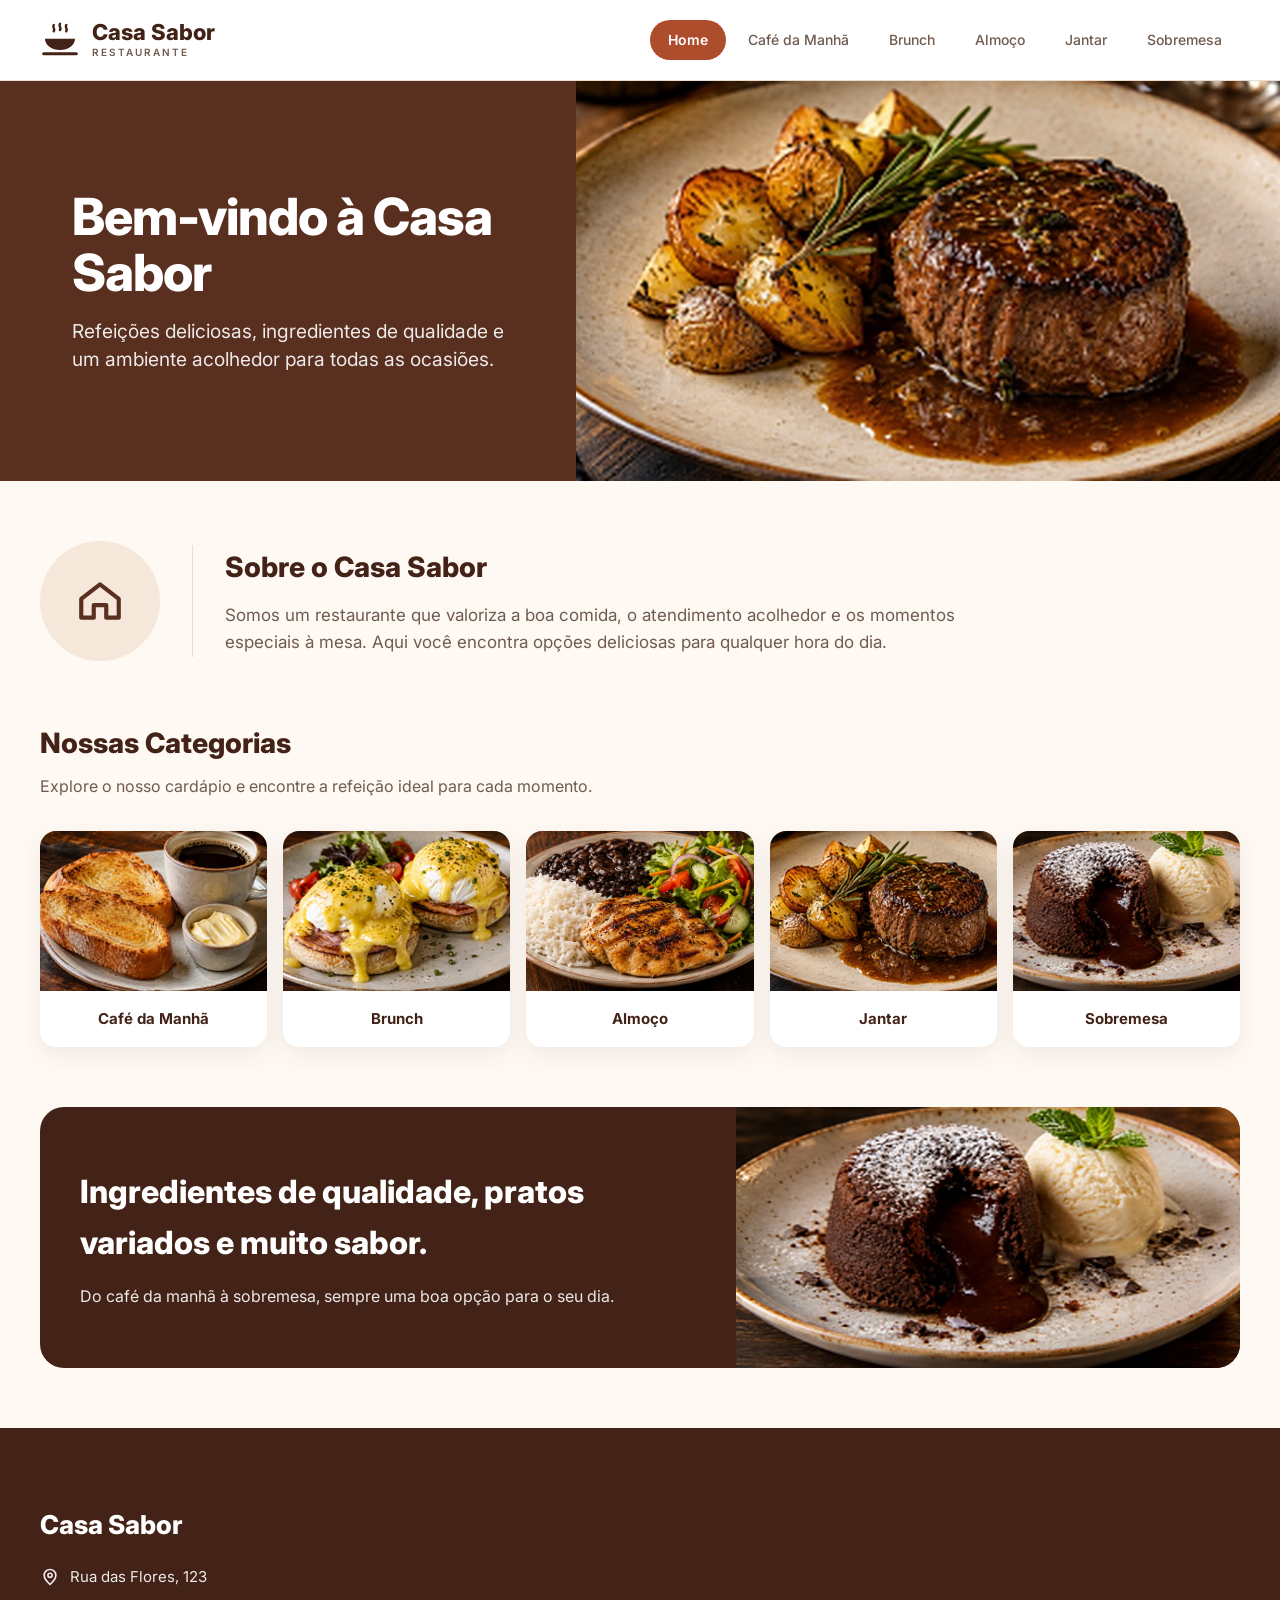
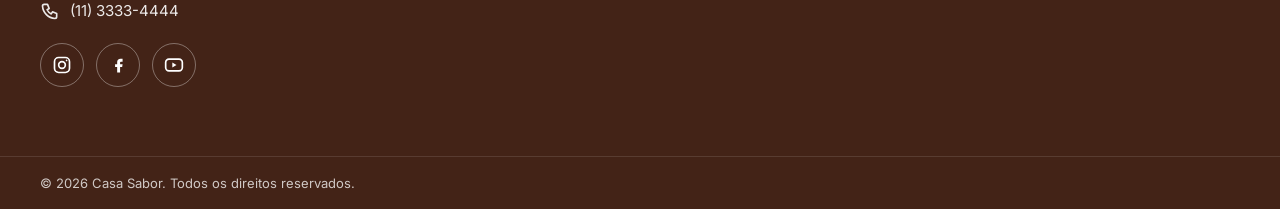
<file: index.html>
<!DOCTYPE html>
<html lang="pt-BR">
<head>
  <meta charset="UTF-8">
  <meta name="viewport" content="width=device-width, initial-scale=1.0">
  <title>Casa Sabor | Cardápio</title>
  <meta name="description" content="Casa Sabor: refeições deliciosas, ingredientes de qualidade e um ambiente acolhedor para todas as ocasiões.">
  <link rel="shortcut icon" href="img/favicon.ico" type="image/x-icon">
  <link rel="preconnect" href="https://fonts.googleapis.com">
  <link rel="preconnect" href="https://fonts.gstatic.com" crossorigin>
  <link href="https://fonts.googleapis.com/css2?family=Inter:wght@400;500;600;700;800&display=swap" rel="stylesheet">
  <link rel="stylesheet" href="css/style.css">
</head>
<body>

  <!-- ===================== CABEÇALHO ===================== -->
  <header class="topo">
    <div class="container topo__conteudo">
      <a href="index.html" class="logo" aria-label="Casa Sabor — página inicial">
        <svg class="logo__icone" viewBox="0 0 32 32" aria-hidden="true">
          <path d="M11 4c-1.5 2 1.5 3 0 5M16 3c-1.5 2 1.5 3 0 5M21 4c-1.5 2 1.5 3 0 5" fill="none" stroke="currentColor" stroke-width="2" stroke-linecap="round"/>
          <path d="M4 15h24a12 9 0 0 1-24 0z" fill="currentColor"/>
          <path d="M3 27h26" stroke="currentColor" stroke-width="2.5" stroke-linecap="round"/>
        </svg>
        <span class="logo__texto">
          <strong>Casa Sabor</strong>
          <small>Restaurante</small>
        </span>
      </a>

      <!-- Botão do menu no celular -->
      <button class="menu-botao" type="button" aria-expanded="false" aria-controls="menu-principal" aria-label="Abrir menu">
        <span></span><span></span><span></span>
      </button>

      <nav class="menu" id="menu-principal" aria-label="Menu principal">
        <ul>
          <li><a href="index.html" class="ativo" aria-current="page">Home</a></li>
          <li><a href="cafe-da-manha.html">Café da Manhã</a></li>
          <li><a href="brunch.html">Brunch</a></li>
          <li><a href="almoco.html">Almoço</a></li>
          <li><a href="jantar.html">Jantar</a></li>
          <li><a href="sobremesa.html">Sobremesa</a></li>
        </ul>
      </nav>
    </div>
  </header>

  <main>

    <!-- ===================== BANNER (HERO) ===================== -->
    <section class="hero">
      <div class="hero__texto">
        <h1>Bem-vindo à Casa Sabor</h1>
        <p>Refeições deliciosas, ingredientes de qualidade e um ambiente acolhedor para todas as ocasiões.</p>
      </div>
      <div class="hero__imagem">
        <img src="img/hero-file-mignon.jpg" alt="Medalhão de carne com batatas assadas e alecrim">
      </div>
    </section>

    <!-- ===================== SOBRE ===================== -->
    <section class="sobre container">
      <div class="sobre__icone" aria-hidden="true">
        <svg viewBox="0 0 24 24"><path d="M3 11 12 4l9 7v9h-6v-6H9v6H3z" fill="none" stroke="currentColor" stroke-width="2" stroke-linejoin="round"/></svg>
      </div>
      <div class="sobre__texto">
        <h2>Sobre o Casa Sabor</h2>
        <p>Somos um restaurante que valoriza a boa comida, o atendimento acolhedor e os momentos especiais à mesa. Aqui você encontra opções deliciosas para qualquer hora do dia.</p>
      </div>
    </section>

    <!-- ===================== CATEGORIAS ===================== -->
    <section class="categorias container" aria-labelledby="titulo-categorias">
      <h2 id="titulo-categorias" class="titulo-sublinhado">Nossas Categorias</h2>
      <p class="categorias__sub">Explore o nosso cardápio e encontre a refeição ideal para cada momento.</p>

      <ul class="categorias__grade">
        <li>
          <a href="cafe-da-manha.html" class="card">
            <img src="img/cafe-da-manha.jpg" alt="">
            <span class="card__nome">Café da Manhã</span>
          </a>
        </li>
        <li>
          <a href="brunch.html" class="card">
            <img src="img/brunch.jpg" alt="">
            <span class="card__nome">Brunch</span>
          </a>
        </li>
        <li>
          <a href="almoco.html" class="card">
            <img src="img/almoco.jpg" alt="">
            <span class="card__nome">Almoço</span>
          </a>
        </li>
        <li>
          <a href="jantar.html" class="card">
            <img src="img/jantar.jpg" alt="">
            <span class="card__nome">Jantar</span>
          </a>
        </li>
        <li>
          <a href="sobremesa.html" class="card">
            <img src="img/sobremesa.jpg" alt="">
            <span class="card__nome">Sobremesa</span>
          </a>
        </li>
      </ul>
    </section>

    <!-- ===================== DESTAQUE ===================== -->
    <section class="container">
      <div class="destaque">
        <div class="destaque__texto">
          <h2>Ingredientes de qualidade, pratos variados e muito sabor.</h2>
          <p>Do café da manhã à sobremesa, sempre uma boa opção para o seu dia.</p>
        </div>
        <div class="destaque__imagem">
          <img src="img/destaque-petit-gateau.jpg" alt="Petit gâteau com sorvete de creme e hortelã">
        </div>
      </div>
    </section>

  </main>

  <!-- ===================== RODAPÉ ===================== -->
  <footer class="rodape">
    <div class="container rodape__conteudo">

      <div class="rodape__info">
        <strong class="rodape__marca">Casa Sabor</strong>

        <address class="rodape__contato">
          <a href="https://maps.google.com/?q=Rua+das+Flores,+123,+São+Paulo" target="_blank" rel="noopener">
            <svg viewBox="0 0 24 24" aria-hidden="true"><path d="M12 21s-7-6.2-7-11a7 7 0 0 1 14 0c0 4.8-7 11-7 11z"/><circle cx="12" cy="10" r="2.5"/></svg>
            Rua das Flores, 123
          </a>
          <a href="tel:+551133334444">
            <svg viewBox="0 0 24 24" aria-hidden="true"><path d="M5 4h4l2 5-2.5 1.5a11 11 0 0 0 5 5L15 13l5 2v4a2 2 0 0 1-2 2A16 16 0 0 1 3 6a2 2 0 0 1 2-2z"/></svg>
            (11) 3333-4444
          </a>
        </address>

        <ul class="rodape__redes">
          <li>
            <a href="#" aria-label="Instagram da Casa Sabor">
              <svg viewBox="0 0 24 24" aria-hidden="true"><rect x="3" y="3" width="18" height="18" rx="5"/><circle cx="12" cy="12" r="4"/><circle cx="17.5" cy="6.5" r="1" class="preenchido"/></svg>
            </a>
          </li>
          <li>
            <a href="#" aria-label="Facebook da Casa Sabor">
              <svg viewBox="0 0 24 24" aria-hidden="true"><path class="preenchido" d="M15 8h2.5V4.5H15c-2.5 0-4 1.6-4 4V11H8.5v3.5H11V21h3.5v-6.5H17l.5-3.5h-3V9c0-.6.4-1 1-1z"/></svg>
            </a>
          </li>
          <li>
            <a href="#" aria-label="YouTube da Casa Sabor">
              <svg viewBox="0 0 24 24" aria-hidden="true"><rect x="2" y="5" width="20" height="14" rx="4"/><path class="preenchido" d="M10 9l5 3-5 3z"/></svg>
            </a>
          </li>
        </ul>
      </div>

      <div class="rodape__mapa">
        <iframe
          src="https://www.google.com/maps?q=Rua%20das%20Flores%2C%20123%2C%20S%C3%A3o%20Paulo&output=embed"
          title="Mapa com a localização da Casa Sabor"
          loading="lazy"
          referrerpolicy="no-referrer-when-downgrade"
          allowfullscreen>
        </iframe>
      </div>

    </div>

    <div class="rodape__base">
      <div class="container">© 2026 Casa Sabor. Todos os direitos reservados.</div>
    </div>
  </footer>
</body>
</html>
</file>
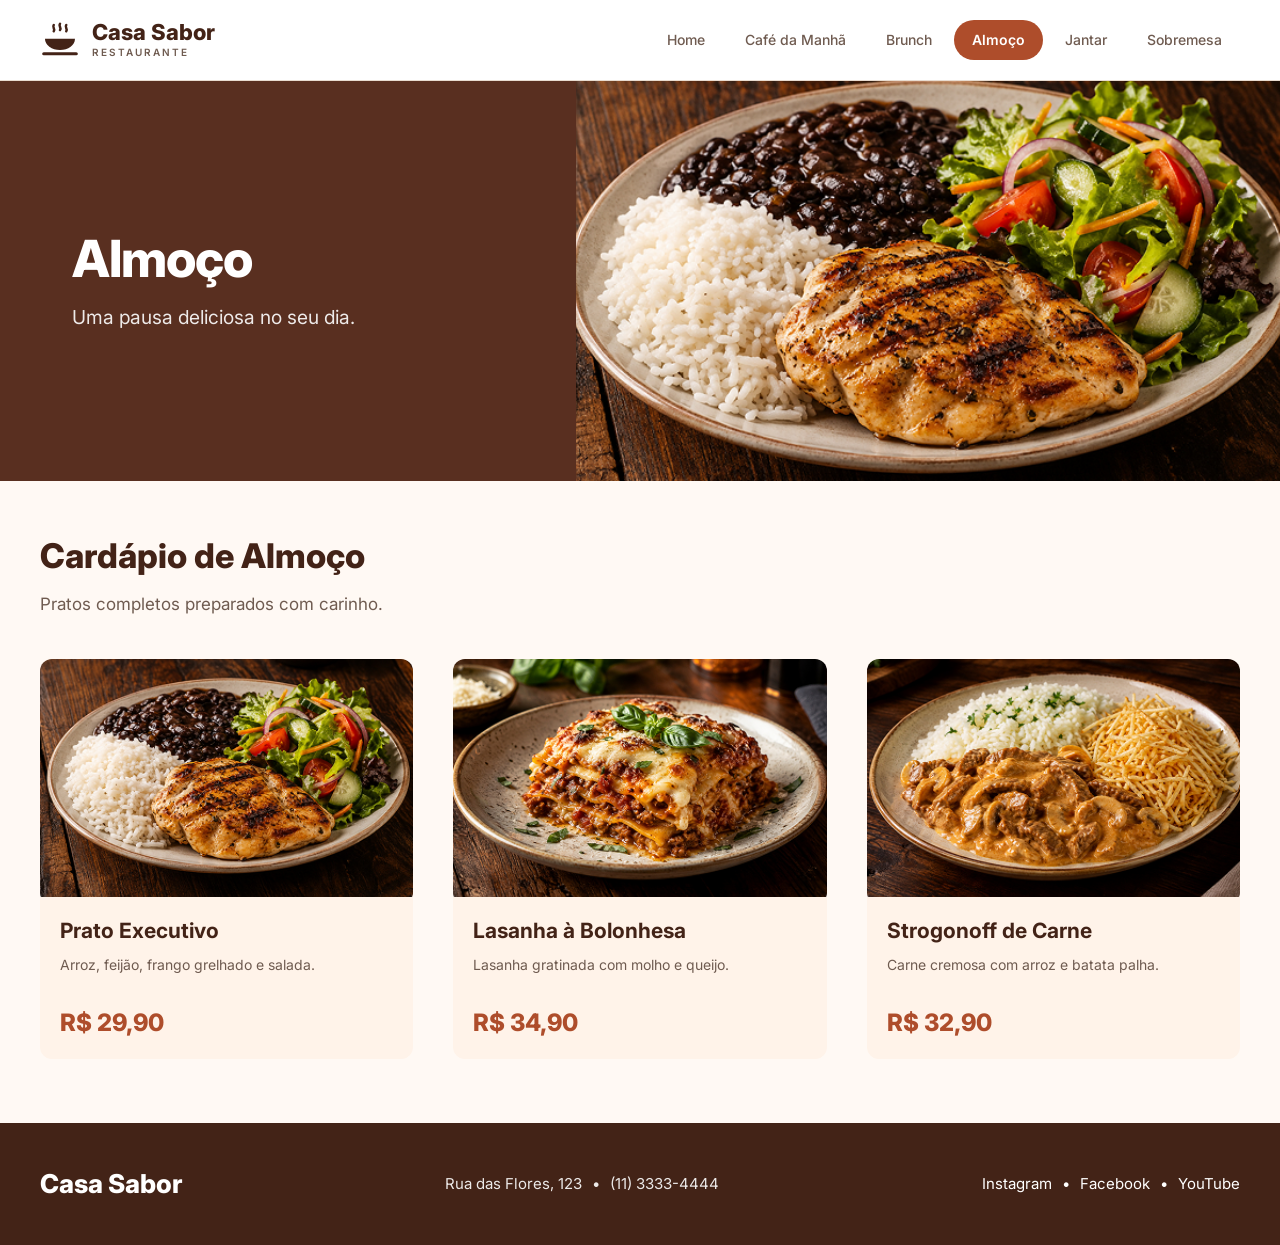
<file: almoco.html>
<!DOCTYPE html>
<html lang="pt-BR">
<head>
  <meta charset="UTF-8">
  <meta name="viewport" content="width=device-width, initial-scale=1.0">
  <title>Casa Sabor | Almoço</title>
  <meta name="description" content="Cardápio de almoço da Casa Sabor: pratos completos preparados com carinho.">
  <link rel="shortcut icon" href="img/favicon.ico" type="image/x-icon">

  <link rel="preconnect" href="https://fonts.googleapis.com">
  <link rel="preconnect" href="https://fonts.gstatic.com" crossorigin>
  <link href="https://fonts.googleapis.com/css2?family=Inter:wght@400;500;600;700;800&display=swap" rel="stylesheet">
  <link rel="stylesheet" href="css/style.css">
</head>
<body>

  <!-- ===================== CABEÇALHO ===================== -->
  <header class="topo">
    <div class="container topo__conteudo">
      <a href="index.html" class="logo" aria-label="Casa Sabor — página inicial">
        <svg class="logo__icone" viewBox="0 0 32 32" aria-hidden="true">
          <path d="M11 4c-1.5 2 1.5 3 0 5M16 3c-1.5 2 1.5 3 0 5M21 4c-1.5 2 1.5 3 0 5" fill="none" stroke="currentColor" stroke-width="2" stroke-linecap="round"/>
          <path d="M4 15h24a12 9 0 0 1-24 0z" fill="currentColor"/>
          <path d="M3 27h26" stroke="currentColor" stroke-width="2.5" stroke-linecap="round"/>
        </svg>
        <span class="logo__texto">
          <strong>Casa Sabor</strong>
          <small>Restaurante</small>
        </span>
      </a>

      <!-- Botão do menu no celular -->
      <button class="menu-botao" type="button" aria-expanded="false" aria-controls="menu-principal" aria-label="Abrir menu">
        <span></span><span></span><span></span>
      </button>

      <nav class="menu" id="menu-principal" aria-label="Menu principal">
        <ul>
          <li><a href="index.html">Home</a></li>
          <li><a href="cafe-da-manha.html">Café da Manhã</a></li>
          <li><a href="brunch.html">Brunch</a></li>
          <li><a href="almoco.html" class="ativo" aria-current="page">Almoço</a></li>
          <li><a href="jantar.html">Jantar</a></li>
          <li><a href="sobremesa.html">Sobremesa</a></li>
        </ul>
      </nav>
    </div>
  </header>

  <main>

    <!-- ===================== BANNER (HERO) ===================== -->
    <section class="hero">
      <div class="hero__texto">
        <h1>Almoço</h1>
        <p>Uma pausa deliciosa no seu dia.</p>
      </div>
      <div class="hero__imagem">
        <img src="img/almoco.jpg" alt="Prato com arroz, feijão, frango grelhado e salada">
      </div>
    </section>

    <!-- ===================== CARDÁPIO ===================== -->
    <section class="cardapio container" aria-labelledby="titulo-cardapio">
      <h2 id="titulo-cardapio" class="cardapio__titulo">Cardápio de Almoço</h2>
      <p class="cardapio__sub">Pratos completos preparados com carinho.</p>

      <ul class="cardapio__grade">
        <li>
          <article class="prato">
            <img class="prato__foto" src="img/PratoExecutivo.jpg" alt="Prato Executivo com arroz, feijão, frango grelhado e salada">
            <div class="prato__info">
              <h3 class="prato__nome">Prato Executivo</h3>
              <p class="prato__descricao">Arroz, feijão, frango grelhado e salada.</p>
              <p class="prato__preco">R$ 29,90</p>
            </div>
          </article>
        </li>
        <li>
          <article class="prato">
            <img class="prato__foto" src="img/LasanhaBolonhesa.jpg" alt="Lasanha à bolonhesa gratinada com manjericão">
            <div class="prato__info">
              <h3 class="prato__nome">Lasanha à Bolonhesa</h3>
              <p class="prato__descricao">Lasanha gratinada com molho e queijo.</p>
              <p class="prato__preco">R$ 34,90</p>
            </div>
          </article>
        </li>
        <li>
          <article class="prato">
            <img class="prato__foto" src="img/StrogonoffCarne.jpg" alt="Strogonoff de carne com arroz e batata palha">
            <div class="prato__info">
              <h3 class="prato__nome">Strogonoff de Carne</h3>
              <p class="prato__descricao">Carne cremosa com arroz e batata palha.</p>
              <p class="prato__preco">R$ 32,90</p>
            </div>
          </article>
        </li>
      </ul>
    </section>

  </main>

  <!-- ===================== RODAPÉ ===================== -->
  <footer class="rodape rodape--simples">
    <div class="container rodape__conteudo">
      <strong class="rodape__marca">Casa Sabor</strong>
      <address class="rodape__contato">
        <span>Rua das Flores, 123</span>
        <span aria-hidden="true">•</span>
        <a href="tel:+551133334444">(11) 3333-4444</a>
      </address>
      <ul class="rodape__redes">
        <li><a href="#">Instagram</a></li>
        <li aria-hidden="true">•</li>
        <li><a href="#">Facebook</a></li>
        <li aria-hidden="true">•</li>
        <li><a href="#">YouTube</a></li>
      </ul>
    </div>
  </footer>

  <script>
    // Abre e fecha o menu no celular
    const botao = document.querySelector('.menu-botao');
    const menu = document.querySelector('.menu');
    botao.addEventListener('click', () => {
      const aberto = menu.classList.toggle('aberto');
      botao.setAttribute('aria-expanded', aberto);
      botao.setAttribute('aria-label', aberto ? 'Fechar menu' : 'Abrir menu');
    });
  </script>
</body>
</html>
</file>
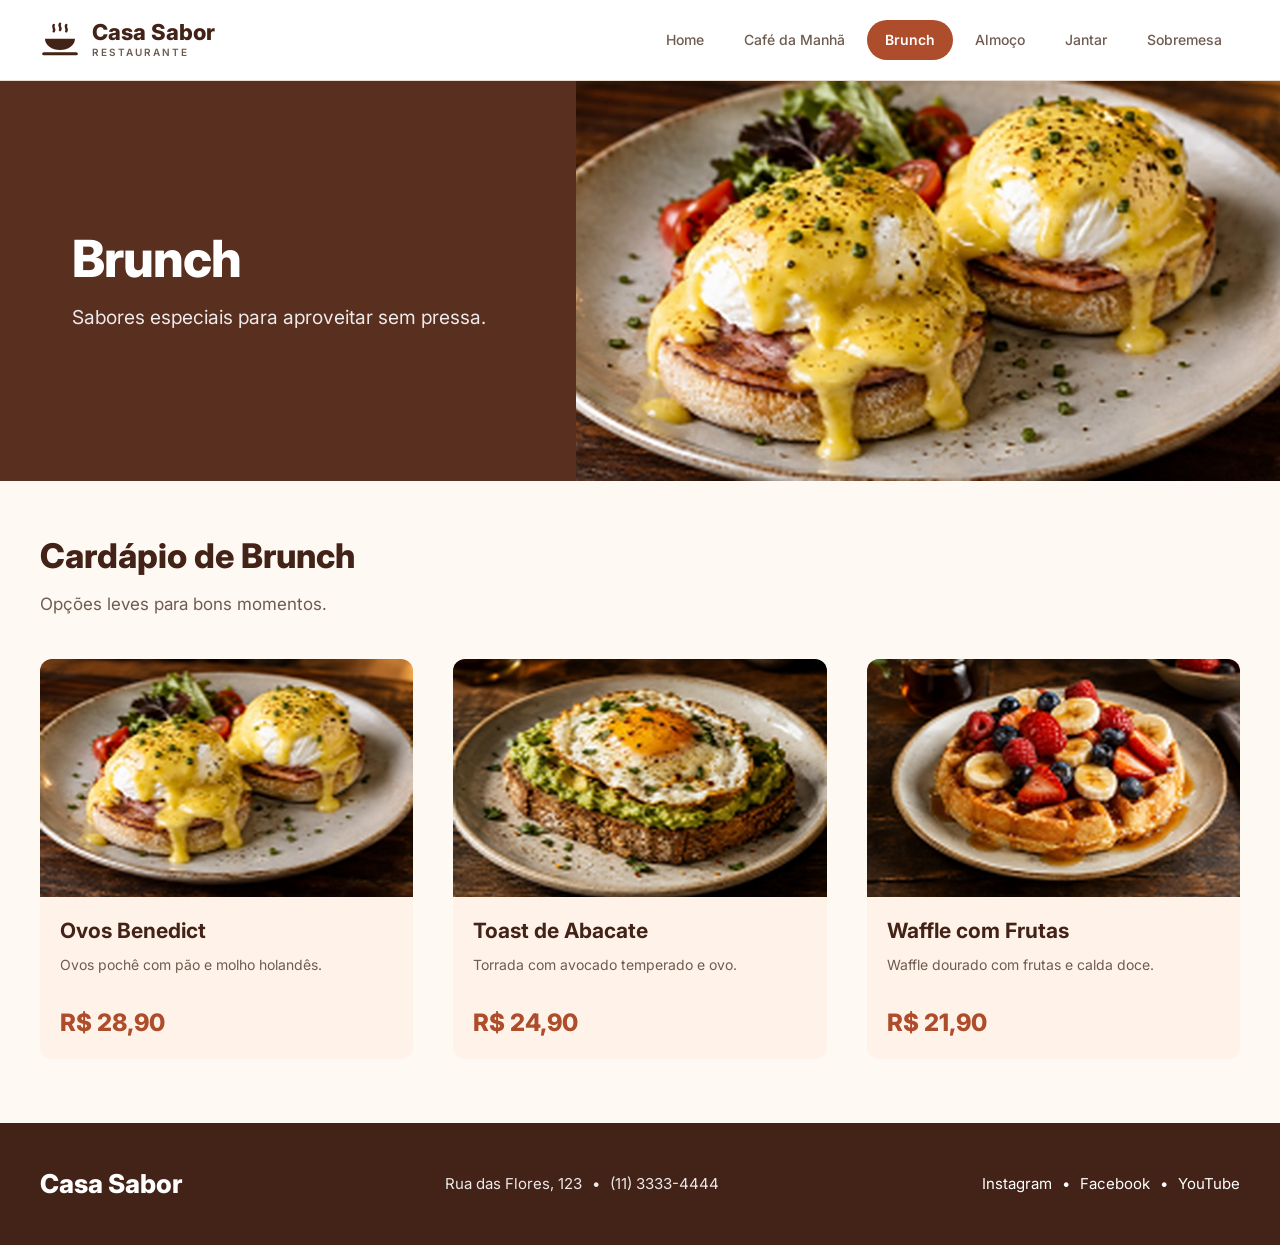
<file: brunch.html>
<!DOCTYPE html>
<html lang="pt-BR">
<head>
  <meta charset="UTF-8">
  <meta name="viewport" content="width=device-width, initial-scale=1.0">
  <title>Casa Sabor | Brunch</title>
  <meta name="description" content="Cardápio de brunch da Casa Sabor: sabores especiais para aproveitar sem pressa.">
  <link rel="shortcut icon" href="img/favicon.ico" type="image/x-icon">

  <link rel="preconnect" href="https://fonts.googleapis.com">
  <link rel="preconnect" href="https://fonts.gstatic.com" crossorigin>
  <link href="https://fonts.googleapis.com/css2?family=Inter:wght@400;500;600;700;800&display=swap" rel="stylesheet">
  <link rel="stylesheet" href="css/style.css">
</head>
<body>

  <!-- ===================== CABEÇALHO ===================== -->
  <header class="topo">
    <div class="container topo__conteudo">
      <a href="index.html" class="logo" aria-label="Casa Sabor — página inicial">
        <svg class="logo__icone" viewBox="0 0 32 32" aria-hidden="true">
          <path d="M11 4c-1.5 2 1.5 3 0 5M16 3c-1.5 2 1.5 3 0 5M21 4c-1.5 2 1.5 3 0 5" fill="none" stroke="currentColor" stroke-width="2" stroke-linecap="round"/>
          <path d="M4 15h24a12 9 0 0 1-24 0z" fill="currentColor"/>
          <path d="M3 27h26" stroke="currentColor" stroke-width="2.5" stroke-linecap="round"/>
        </svg>
        <span class="logo__texto">
          <strong>Casa Sabor</strong>
          <small>Restaurante</small>
        </span>
      </a>

      <!-- Botão do menu no celular -->
      <button class="menu-botao" type="button" aria-expanded="false" aria-controls="menu-principal" aria-label="Abrir menu">
        <span></span><span></span><span></span>
      </button>

      <nav class="menu" id="menu-principal" aria-label="Menu principal">
        <ul>
          <li><a href="index.html">Home</a></li>
          <li><a href="cafe-da-manha.html">Café da Manhã</a></li>
          <li><a href="brunch.html" class="ativo" aria-current="page">Brunch</a></li>
          <li><a href="almoco.html">Almoço</a></li>
          <li><a href="jantar.html">Jantar</a></li>
          <li><a href="sobremesa.html">Sobremesa</a></li>
        </ul>
      </nav>
    </div>
  </header>

  <main>

    <!-- ===================== BANNER (HERO) ===================== -->
    <section class="hero">
      <div class="hero__texto">
        <h1>Brunch</h1>
        <p>Sabores especiais para aproveitar sem pressa.</p>
      </div>
      <div class="hero__imagem">
        <img src="img/brunch.jpg" alt="Ovos Benedict com molho holandês">
      </div>
    </section>

    <!-- ===================== CARDÁPIO ===================== -->
    <section class="cardapio container" aria-labelledby="titulo-cardapio">
      <h2 id="titulo-cardapio" class="cardapio__titulo">Cardápio de Brunch</h2>
      <p class="cardapio__sub">Opções leves para bons momentos.</p>

      <ul class="cardapio__grade">
        <li>
          <article class="prato">
            <img class="prato__foto" src="img/OvosBenedict.jpg" alt="Ovos Benedict com molho holandês">
            <div class="prato__info">
              <h3 class="prato__nome">Ovos Benedict</h3>
              <p class="prato__descricao">Ovos pochê com pão e molho holandês.</p>
              <p class="prato__preco">R$ 28,90</p>
            </div>
          </article>
        </li>
        <li>
          <article class="prato">
            <img class="prato__foto" src="img/ToastAbacate.jpg" alt="Torrada com abacate temperado e ovo frito">
            <div class="prato__info">
              <h3 class="prato__nome">Toast de Abacate</h3>
              <p class="prato__descricao">Torrada com avocado temperado e ovo.</p>
              <p class="prato__preco">R$ 24,90</p>
            </div>
          </article>
        </li>
        <li>
          <article class="prato">
            <img class="prato__foto" src="img/WaffleFrutas.jpg" alt="Waffle dourado com frutas vermelhas e banana">
            <div class="prato__info">
              <h3 class="prato__nome">Waffle com Frutas</h3>
              <p class="prato__descricao">Waffle dourado com frutas e calda doce.</p>
              <p class="prato__preco">R$ 21,90</p>
            </div>
          </article>
        </li>
      </ul>
    </section>

  </main>

  <!-- ===================== RODAPÉ ===================== -->
  <footer class="rodape rodape--simples">
    <div class="container rodape__conteudo">
      <strong class="rodape__marca">Casa Sabor</strong>
      <address class="rodape__contato">
        <span>Rua das Flores, 123</span>
        <span aria-hidden="true">•</span>
        <a href="tel:+551133334444">(11) 3333-4444</a>
      </address>
      <ul class="rodape__redes">
        <li><a href="#">Instagram</a></li>
        <li aria-hidden="true">•</li>
        <li><a href="#">Facebook</a></li>
        <li aria-hidden="true">•</li>
        <li><a href="#">YouTube</a></li>
      </ul>
    </div>
  </footer>

  <script>
    // Abre e fecha o menu no celular
    const botao = document.querySelector('.menu-botao');
    const menu = document.querySelector('.menu');
    botao.addEventListener('click', () => {
      const aberto = menu.classList.toggle('aberto');
      botao.setAttribute('aria-expanded', aberto);
      botao.setAttribute('aria-label', aberto ? 'Fechar menu' : 'Abrir menu');
    });
  </script>
</body>
</html>
</file>
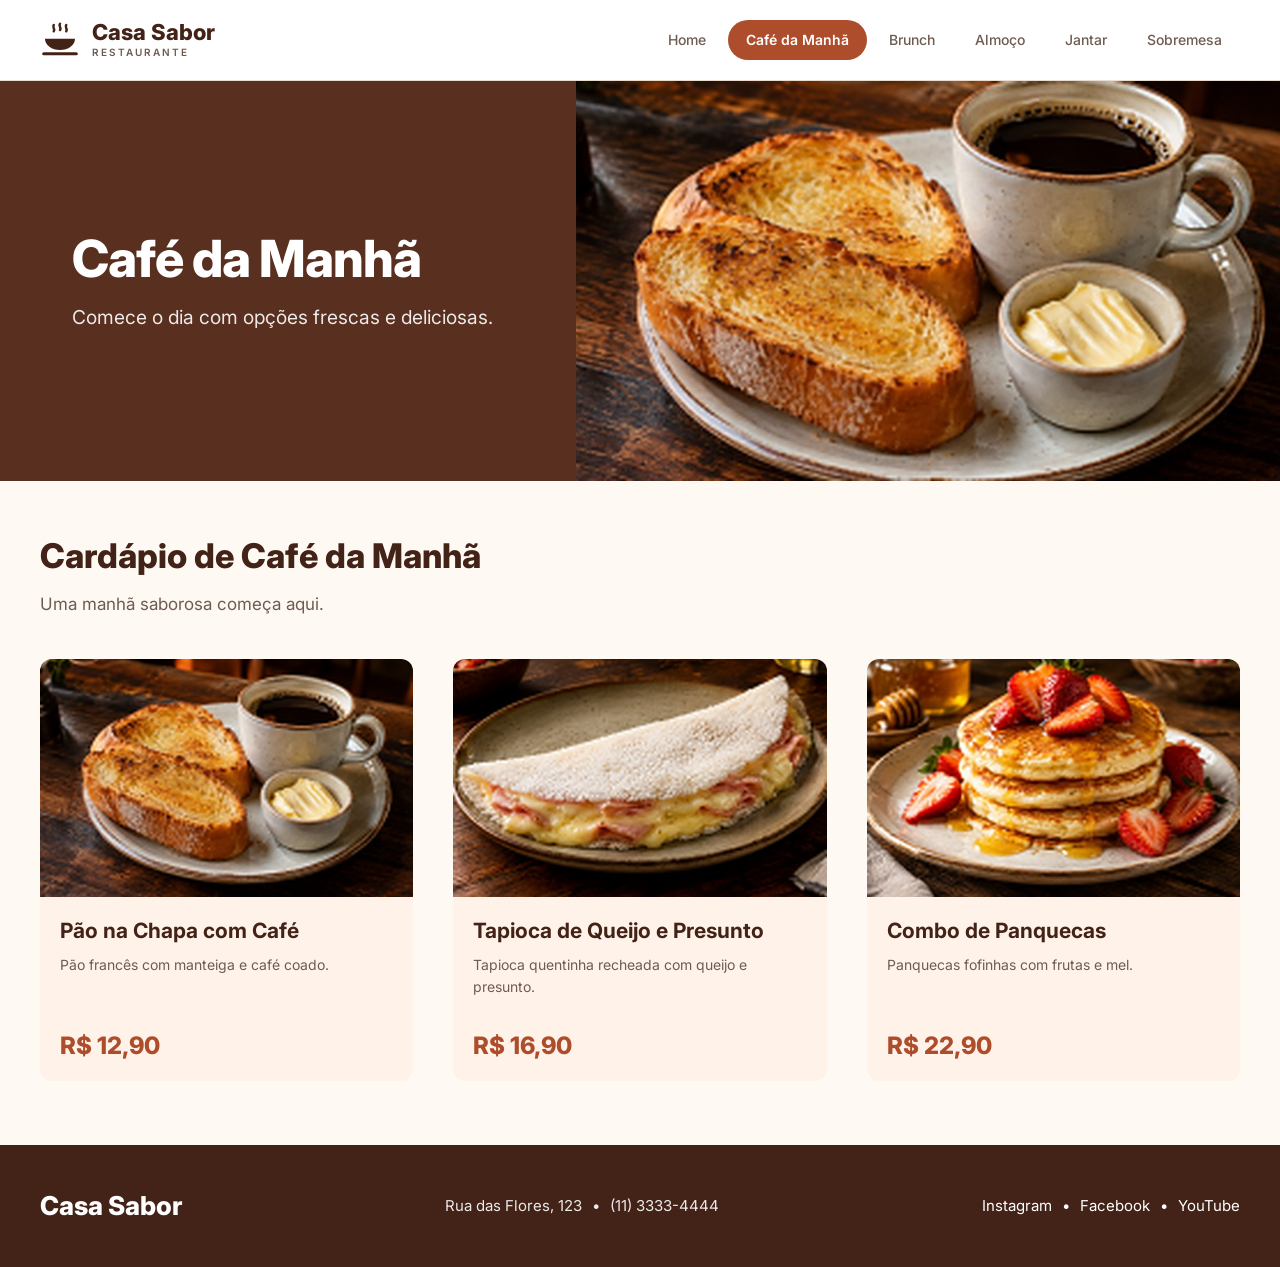
<file: cafe-da-manha.html>
<!DOCTYPE html>
<html lang="pt-BR">
<head>
  <meta charset="UTF-8">
  <meta name="viewport" content="width=device-width, initial-scale=1.0">
  <title>Casa Sabor | Café da Manhã</title>
  <meta name="description" content="Cardápio de café da manhã da Casa Sabor: comece o dia com opções frescas e deliciosas.">
  <link rel="shortcut icon" href="img/favicon.ico" type="image/x-icon">

  <link rel="preconnect" href="https://fonts.googleapis.com">
  <link rel="preconnect" href="https://fonts.gstatic.com" crossorigin>
  <link href="https://fonts.googleapis.com/css2?family=Inter:wght@400;500;600;700;800&display=swap" rel="stylesheet">
  <link rel="stylesheet" href="css/style.css">
</head>
<body>

  <!-- ===================== CABEÇALHO ===================== -->
  <header class="topo">
    <div class="container topo__conteudo">
      <a href="index.html" class="logo" aria-label="Casa Sabor — página inicial">
        <svg class="logo__icone" viewBox="0 0 32 32" aria-hidden="true">
          <path d="M11 4c-1.5 2 1.5 3 0 5M16 3c-1.5 2 1.5 3 0 5M21 4c-1.5 2 1.5 3 0 5" fill="none" stroke="currentColor" stroke-width="2" stroke-linecap="round"/>
          <path d="M4 15h24a12 9 0 0 1-24 0z" fill="currentColor"/>
          <path d="M3 27h26" stroke="currentColor" stroke-width="2.5" stroke-linecap="round"/>
        </svg>
        <span class="logo__texto">
          <strong>Casa Sabor</strong>
          <small>Restaurante</small>
        </span>
      </a>

      <!-- Botão do menu no celular -->
      <button class="menu-botao" type="button" aria-expanded="false" aria-controls="menu-principal" aria-label="Abrir menu">
        <span></span><span></span><span></span>
      </button>

      <nav class="menu" id="menu-principal" aria-label="Menu principal">
        <ul>
          <li><a href="index.html">Home</a></li>
          <li><a href="cafe-da-manha.html" class="ativo" aria-current="page">Café da Manhã</a></li>
          <li><a href="brunch.html">Brunch</a></li>
          <li><a href="almoco.html">Almoço</a></li>
          <li><a href="jantar.html">Jantar</a></li>
          <li><a href="sobremesa.html">Sobremesa</a></li>
        </ul>
      </nav>
    </div>
  </header>

  <main>

    <!-- ===================== BANNER (HERO) ===================== -->
    <section class="hero">
      <div class="hero__texto">
        <h1>Café da Manhã</h1>
        <p>Comece o dia com opções frescas e deliciosas.</p>
      </div>
      <div class="hero__imagem">
        <img src="img/cafe-da-manha.jpg" alt="Pão na chapa com manteiga e café coado">
      </div>
    </section>

    <!-- ===================== CARDÁPIO ===================== -->
    <section class="cardapio container" aria-labelledby="titulo-cardapio">
      <h2 id="titulo-cardapio" class="cardapio__titulo">Cardápio de Café da Manhã</h2>
      <p class="cardapio__sub">Uma manhã saborosa começa aqui.</p>

      <ul class="cardapio__grade">
        <li>
          <article class="prato">
            <img class="prato__foto" src="img/PaoNaChapa.jpg" alt="Pão francês na chapa com manteiga e xícara de café">
            <div class="prato__info">
              <h3 class="prato__nome">Pão na Chapa com Café</h3>
              <p class="prato__descricao">Pão francês com manteiga e café coado.</p>
              <p class="prato__preco">R$ 12,90</p>
            </div>
          </article>
        </li>
        <li>
          <article class="prato">
            <img class="prato__foto" src="img/TapiocaQueijo.jpg" alt="Tapioca recheada com queijo e presunto">
            <div class="prato__info">
              <h3 class="prato__nome">Tapioca de Queijo e Presunto</h3>
              <p class="prato__descricao">Tapioca quentinha recheada com queijo e presunto.</p>
              <p class="prato__preco">R$ 16,90</p>
            </div>
          </article>
        </li>
        <li>
          <article class="prato">
            <img class="prato__foto" src="img/ComboPanquecas.jpg" alt="Pilha de panquecas com morangos e mel">
            <div class="prato__info">
              <h3 class="prato__nome">Combo de Panquecas</h3>
              <p class="prato__descricao">Panquecas fofinhas com frutas e mel.</p>
              <p class="prato__preco">R$ 22,90</p>
            </div>
          </article>
        </li>
      </ul>
    </section>

  </main>

  <!-- ===================== RODAPÉ ===================== -->
  <footer class="rodape rodape--simples">
    <div class="container rodape__conteudo">
      <strong class="rodape__marca">Casa Sabor</strong>
      <address class="rodape__contato">
        <span>Rua das Flores, 123</span>
        <span aria-hidden="true">•</span>
        <a href="tel:+551133334444">(11) 3333-4444</a>
      </address>
      <ul class="rodape__redes">
        <li><a href="#">Instagram</a></li>
        <li aria-hidden="true">•</li>
        <li><a href="#">Facebook</a></li>
        <li aria-hidden="true">•</li>
        <li><a href="#">YouTube</a></li>
      </ul>
    </div>
  </footer>

  <script>
    // Abre e fecha o menu no celular
    const botao = document.querySelector('.menu-botao');
    const menu = document.querySelector('.menu');
    botao.addEventListener('click', () => {
      const aberto = menu.classList.toggle('aberto');
      botao.setAttribute('aria-expanded', aberto);
      botao.setAttribute('aria-label', aberto ? 'Fechar menu' : 'Abrir menu');
    });
  </script>
</body>
</html>
</file>
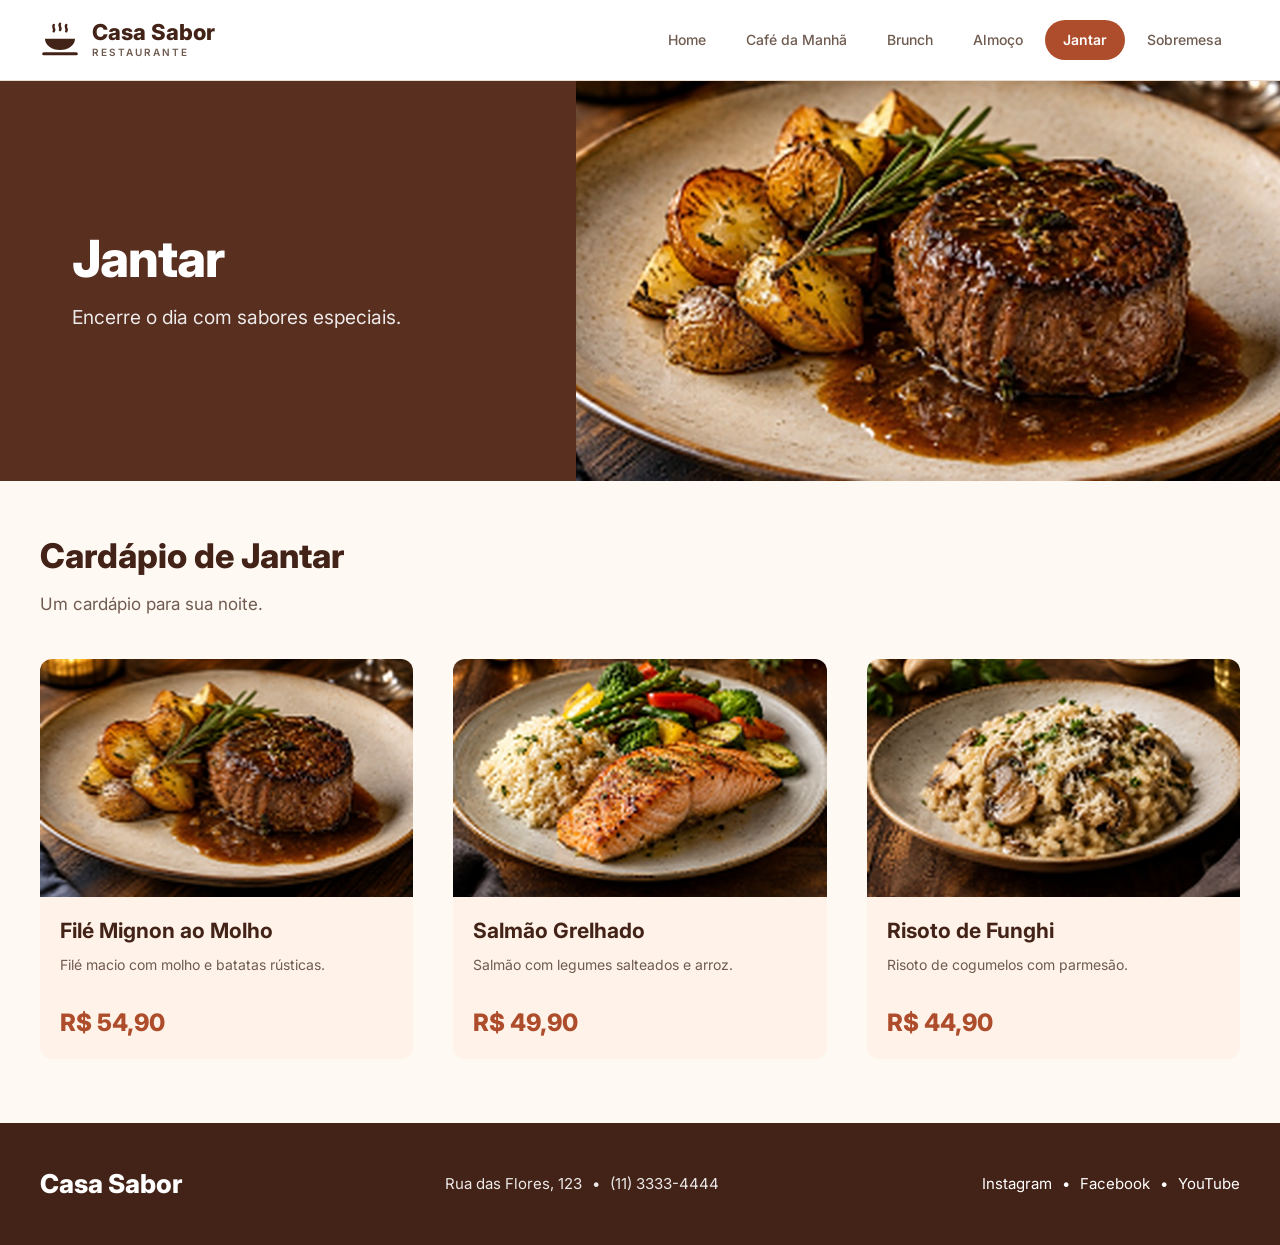
<file: jantar.html>
<!DOCTYPE html>
<html lang="pt-BR">
<head>
  <meta charset="UTF-8">
  <meta name="viewport" content="width=device-width, initial-scale=1.0">
  <title>Casa Sabor | Jantar</title>
  <meta name="description" content="Cardápio de jantar da Casa Sabor: um cardápio para a sua noite.">
  <link rel="shortcut icon" href="img/favicon.ico" type="image/x-icon">

  <link rel="preconnect" href="https://fonts.googleapis.com">
  <link rel="preconnect" href="https://fonts.gstatic.com" crossorigin>
  <link href="https://fonts.googleapis.com/css2?family=Inter:wght@400;500;600;700;800&display=swap" rel="stylesheet">
  <link rel="stylesheet" href="css/style.css">
</head>
<body>

  <!-- ===================== CABEÇALHO ===================== -->
  <header class="topo">
    <div class="container topo__conteudo">
      <a href="index.html" class="logo" aria-label="Casa Sabor — página inicial">
        <svg class="logo__icone" viewBox="0 0 32 32" aria-hidden="true">
          <path d="M11 4c-1.5 2 1.5 3 0 5M16 3c-1.5 2 1.5 3 0 5M21 4c-1.5 2 1.5 3 0 5" fill="none" stroke="currentColor" stroke-width="2" stroke-linecap="round"/>
          <path d="M4 15h24a12 9 0 0 1-24 0z" fill="currentColor"/>
          <path d="M3 27h26" stroke="currentColor" stroke-width="2.5" stroke-linecap="round"/>
        </svg>
        <span class="logo__texto">
          <strong>Casa Sabor</strong>
          <small>Restaurante</small>
        </span>
      </a>

      <!-- Botão do menu no celular -->
      <button class="menu-botao" type="button" aria-expanded="false" aria-controls="menu-principal" aria-label="Abrir menu">
        <span></span><span></span><span></span>
      </button>

      <nav class="menu" id="menu-principal" aria-label="Menu principal">
        <ul>
          <li><a href="index.html">Home</a></li>
          <li><a href="cafe-da-manha.html">Café da Manhã</a></li>
          <li><a href="brunch.html">Brunch</a></li>
          <li><a href="almoco.html">Almoço</a></li>
          <li><a href="jantar.html" class="ativo" aria-current="page">Jantar</a></li>
          <li><a href="sobremesa.html">Sobremesa</a></li>
        </ul>
      </nav>
    </div>
  </header>

  <main>

    <!-- ===================== BANNER (HERO) ===================== -->
    <section class="hero">
      <div class="hero__texto">
        <h1>Jantar</h1>
        <p>Encerre o dia com sabores especiais.</p>
      </div>
      <div class="hero__imagem">
        <img src="img/jantar.jpg" alt="Filé mignon com molho e batatas rústicas">
      </div>
    </section>

    <!-- ===================== CARDÁPIO ===================== -->
    <section class="cardapio container" aria-labelledby="titulo-cardapio">
      <h2 id="titulo-cardapio" class="cardapio__titulo">Cardápio de Jantar</h2>
      <p class="cardapio__sub">Um cardápio para sua noite.</p>

      <ul class="cardapio__grade">
        <li>
          <article class="prato">
            <img class="prato__foto" src="img/FileMignon.jpg" alt="Filé mignon ao molho com batatas rústicas">
            <div class="prato__info">
              <h3 class="prato__nome">Filé Mignon ao Molho</h3>
              <p class="prato__descricao">Filé macio com molho e batatas rústicas.</p>
              <p class="prato__preco">R$ 54,90</p>
            </div>
          </article>
        </li>
        <li>
          <article class="prato">
            <img class="prato__foto" src="img/SalmaoGrelhado.jpg" alt="Salmão grelhado com legumes salteados e arroz">
            <div class="prato__info">
              <h3 class="prato__nome">Salmão Grelhado</h3>
              <p class="prato__descricao">Salmão com legumes salteados e arroz.</p>
              <p class="prato__preco">R$ 49,90</p>
            </div>
          </article>
        </li>
        <li>
          <article class="prato">
            <img class="prato__foto" src="img/RisottoFunghi.jpg" alt="Risoto de cogumelos com parmesão">
            <div class="prato__info">
              <h3 class="prato__nome">Risoto de Funghi</h3>
              <p class="prato__descricao">Risoto de cogumelos com parmesão.</p>
              <p class="prato__preco">R$ 44,90</p>
            </div>
          </article>
        </li>
      </ul>
    </section>

  </main>

  <!-- ===================== RODAPÉ ===================== -->
  <footer class="rodape rodape--simples">
    <div class="container rodape__conteudo">
      <strong class="rodape__marca">Casa Sabor</strong>
      <address class="rodape__contato">
        <span>Rua das Flores, 123</span>
        <span aria-hidden="true">•</span>
        <a href="tel:+551133334444">(11) 3333-4444</a>
      </address>
      <ul class="rodape__redes">
        <li><a href="#">Instagram</a></li>
        <li aria-hidden="true">•</li>
        <li><a href="#">Facebook</a></li>
        <li aria-hidden="true">•</li>
        <li><a href="#">YouTube</a></li>
      </ul>
    </div>
  </footer>

  <script>
    // Abre e fecha o menu no celular
    const botao = document.querySelector('.menu-botao');
    const menu = document.querySelector('.menu');
    botao.addEventListener('click', () => {
      const aberto = menu.classList.toggle('aberto');
      botao.setAttribute('aria-expanded', aberto);
      botao.setAttribute('aria-label', aberto ? 'Fechar menu' : 'Abrir menu');
    });
  </script>
</body>
</html>
</file>
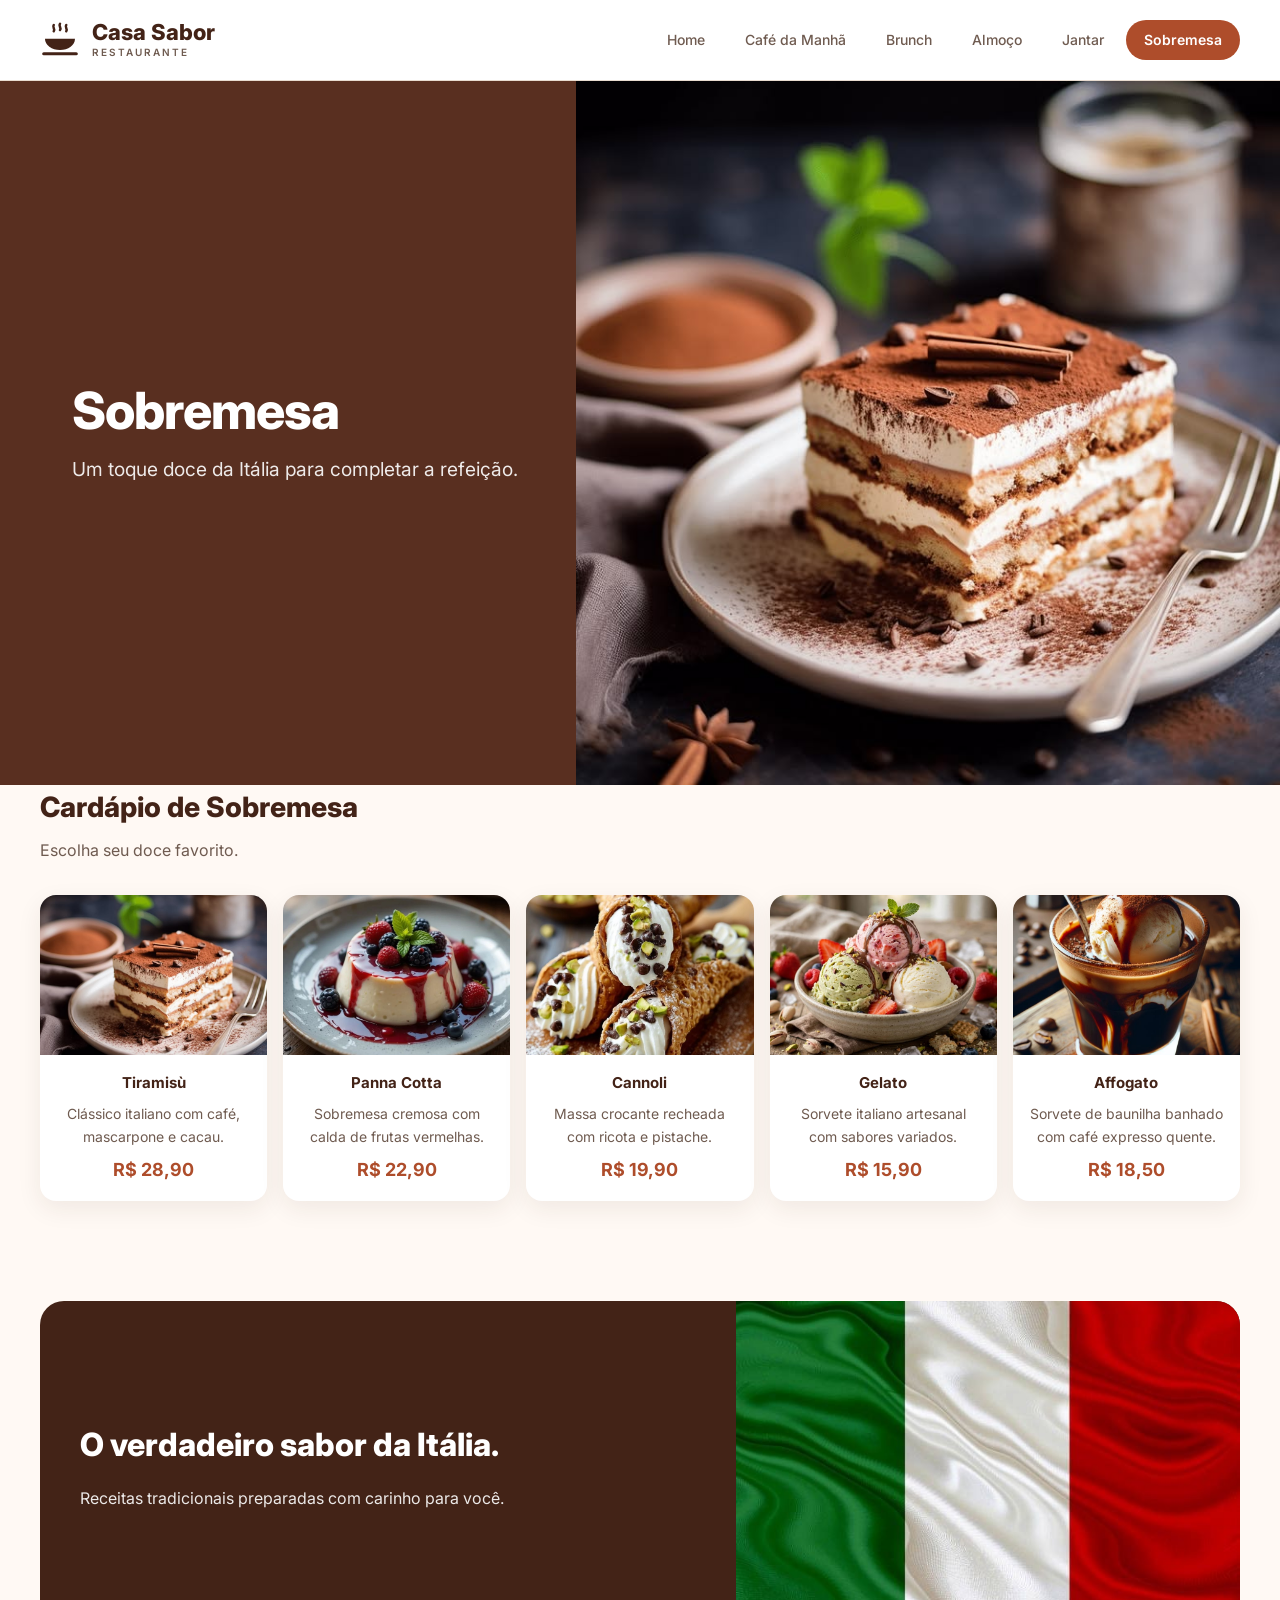
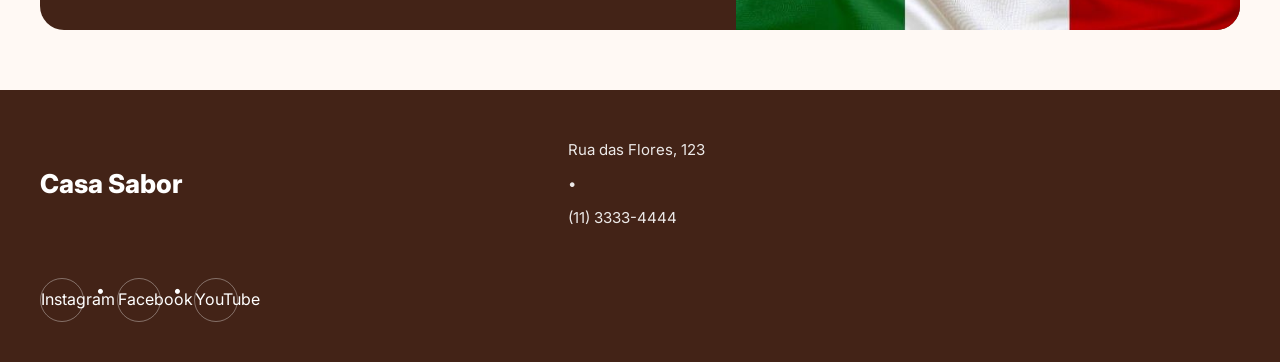
<file: sobremesa.html>
<!DOCTYPE html>
<html lang="pt-BR">
<head>
    <meta charset="UTF-8">
    <meta name="viewport" content="width=device-width, initial-scale=1.0">
    <title>Casa Sabor - Sobremesas</title>
    
    <!-- Conectando o CSS -->
    <link rel="stylesheet" href="css/style.css">
    
    <link rel="preconnect" href="https://fonts.googleapis.com">
    <link rel="preconnect" href="https://fonts.gstatic.com" crossorigin>
    <link href="https://fonts.googleapis.com/css2?family=Inter:wght@400;500;600;700;800&display=swap" rel="stylesheet">
</head>
<body>

    <!-- 1. CABEÇALHO (TOPO) - Classes em português -->
    <header class="topo">
        <div class="container topo__conteudo">
            <a href="index.html" class="logo" aria-label="Casa Sabor — página inicial">
                <svg class="logo__icone" viewBox="0 0 32 32" aria-hidden="true">
                    <path d="M11 4c-1.5 2 1.5 3 0 5M16 3c-1.5 2 1.5 3 0 5M21 4c-1.5 2 1.5 3 0 5" fill="none" stroke="currentColor" stroke-width="2" stroke-linecap="round"/>
                    <path d="M4 15h24a12 9 0 0 1-24 0z" fill="currentColor"/>
                    <path d="M3 27h26" stroke="currentColor" stroke-width="2.5" stroke-linecap="round"/>
                </svg>
                <span class="logo__texto">
                    <strong>Casa Sabor</strong>
                    <small>Restaurante</small>
                </span>
            </a>

            <button class="menu-botao" type="button" aria-expanded="false" aria-controls="menu-principal" aria-label="Abrir menu">
                <span></span><span></span><span></span>
            </button>

            <nav class="menu" id="menu-principal" aria-label="Menu principal">
                <ul>
                    <li><a href="index.html">Home</a></li>
                    <li><a href="cafe-da-manha.html">Café da Manhã</a></li>
                    <li><a href="brunch.html">Brunch</a></li>
                    <li><a href="almoco.html">Almoço</a></li>
                    <li><a href="jantar.html">Jantar</a></li>
                    <!-- Classe 'ativo' deixa o botão laranja -->
                    <li><a href="sobremesa.html" class="ativo" aria-current="page">Sobremesa</a></li>
                </ul>
            </nav>
        </div>
    </header>

    <!-- 2. BANNER (HERO) -->
    <section class="hero">
        <div class="hero__texto">
            <h1>Sobremesa</h1>
            <p>Um toque doce da Itália para completar a refeição.</p>
        </div>
        <div class="hero__imagem">
            <img src="img/tiramisu.jpg" alt="Tiramisù" width="12" >
        </div>
    </section>

    <!-- 3. CONTEÚDO PRINCIPAL (CARDS DE SOBREMESA) -->
    <main>
        <section class="categorias container" aria-labelledby="titulo-cardapio">
            <h2 id="titulo-cardapio" class="titulo-sublinhado">Cardápio de Sobremesa</h2>
            <p class="categorias__sub">Escolha seu doce favorito.</p>

            <!-- Usando a grade de cards do CSS original (categorias__grade) -->
            <ul class="categorias__grade">
                
                <!-- Card 1 -->
                <li>
                    <div class="card">
                        <img src="img/tiramisu.jpg" alt="Tiramisù">
                        <div style="padding: 16px; text-align: center;">
                            <span class="card__nome" style="padding: 0 0 8px 0;">Tiramisù</span>
                            <p style="margin: 0 0 8px 0; font-size: 14px; color: var(--cor-texto-secundario);">Clássico italiano com café, mascarpone e cacau.</p>
                            <strong style="color: var(--cor-destaque); font-size: 18px;">R$ 28,90</strong>
                        </div>
                    </div>
                </li>

                <!-- Card 2 -->
                <li>
                    <div class="card">
                        <img src="img/PannaCotta.jpg" alt="Panna Cotta">
                        <div style="padding: 16px; text-align: center;">
                            <span class="card__nome" style="padding: 0 0 8px 0;">Panna Cotta</span>
                            <p style="margin: 0 0 8px 0; font-size: 14px; color: var(--cor-texto-secundario);">Sobremesa cremosa com calda de frutas vermelhas.</p>
                            <strong style="color: var(--cor-destaque); font-size: 18px;">R$ 22,90</strong>
                        </div>
                    </div>
                </li>

                <!-- Card 3 -->
                <li>
                    <div class="card">
                        <img src="img/Cannoli.jpg" alt="Cannoli">
                        <div style="padding: 16px; text-align: center;">
                            <span class="card__nome" style="padding: 0 0 8px 0;">Cannoli</span>
                            <p style="margin: 0 0 8px 0; font-size: 14px; color: var(--cor-texto-secundario);">Massa crocante recheada com ricota e pistache.</p>
                            <strong style="color: var(--cor-destaque); font-size: 18px;">R$ 19,90</strong>
                        </div>
                    </div>
                </li>

                <!-- Card 4 -->
                <li>
                    <div class="card">
                        <img src="img/Gelato.jpg" alt="Gelato">
                        <div style="padding: 16px; text-align: center;">
                            <span class="card__nome" style="padding: 0 0 8px 0;">Gelato</span>
                            <p style="margin: 0 0 8px 0; font-size: 14px; color: var(--cor-texto-secundario);">Sorvete italiano artesanal com sabores variados.</p>
                            <strong style="color: var(--cor-destaque); font-size: 18px;">R$ 15,90</strong>
                        </div>
                    </div>
                </li>

                <!-- Card 5 -->
                <li>
                    <div class="card">
                        <img src="img/Affogato.jpg" alt="Affogato">
                        <div style="padding: 16px; text-align: center;">
                            <span class="card__nome" style="padding: 0 0 8px 0;">Affogato</span>
                            <p style="margin: 0 0 8px 0; font-size: 14px; color: var(--cor-texto-secundario);">Sorvete de baunilha banhado com café expresso quente.</p>
                            <strong style="color: var(--cor-destaque); font-size: 18px;">R$ 18,50</strong>
                        </div>
                    </div>
                </li>

            </ul>
        </section>

        <!-- Destaque (Opcional, igual à home) -->
        <section class="container" style="margin-top: 40px; margin-bottom: 60px;">
            <div class="destaque">
                <div class="destaque__texto">
                    <h2>O verdadeiro sabor da Itália.</h2>
                    <p>Receitas tradicionais preparadas com carinho para você.</p>
                </div>
                <div class="destaque__imagem">
                    <img src="img/bandeiraItalia.jpg" alt="Sobremesa Italiana">
                </div>
            </div>
        </section>
    </main>

    <!-- 4. RODAPÉ (FOOTER) -->
    <footer class="rodape">
        <div class="container rodape__conteudo">
            <strong class="rodape__marca">Casa Sabor</strong>
            <address class="rodape__contato">
                <span>Rua das Flores, 123</span>
                <span aria-hidden="true">•</span>
                <a href="tel:+551133334444">(11) 3333-4444</a>
            </address>
            <ul class="rodape__redes">
                <li><a href="#">Instagram</a></li>
                <li aria-hidden="true">•</li>
                <li><a href="#">Facebook</a></li>
                <li aria-hidden="true">•</li>
                <li><a href="#">YouTube</a></li>
            </ul>
        </div>
    </footer>

    <script>
        // Abre e fecha o menu no celular
        const botao = document.querySelector('.menu-botao');
        const menu = document.querySelector('.menu');
        botao.addEventListener('click', () => {
            const aberto = menu.classList.toggle('aberto');
            botao.setAttribute('aria-expanded', aberto);
            botao.setAttribute('aria-label', aberto ? 'Fechar menu' : 'Abrir menu');
        });
    </script>
</body>
</html>
</file>
<file: css/style.css>
/* =========================================================
   CASA SABOR — IDENTIDADE VISUAL (BASEADA NO HTML FORNECIDO)
   ========================================================= */

@import url('https://fonts.googleapis.com/css2?family=Inter:wght@400;500;600;700;800&display=swap');

/* 1. Variáveis */
:root {
  --cor-fundo: #fff9f4;
  --cor-superficie: #ffffff;
  --cor-card-suave: #f8e9da;
  --cor-creme: #f5e7d9;
  --cor-marrom-escuro: #432317;
  --cor-marrom: #592f20;
  --cor-destaque: #ae4d2b;
  --cor-destaque-hover: #8f3b20;
  --cor-texto: #432317;
  --cor-texto-secundario: #6f5b50;
  --cor-branco: #fff;
  --cor-borda: #e9dcd0;

  --fonte-principal: 'Inter', Arial, sans-serif;
  --largura-maxima: 1200px;
  --raio-medio: 16px;
  --raio-grande: 24px;
  --sombra-card: 0 8px 24px rgba(67, 35, 23, 0.08);
  --transicao: 200ms ease;
}

/* 2. Reset e Base */
*, *::before, *::after { box-sizing: border-box; }
html { scroll-behavior: smooth; }
body {
  margin: 0;
  color: var(--cor-texto);
  background: var(--cor-fundo);
  font-family: var(--fonte-principal);
  font-size: 16px;
  line-height: 1.6;
  -webkit-font-smoothing: antialiased;
}
img { display: block; width: 100%; max-width: 100%; object-fit: cover; }
a { color: inherit; text-decoration: none; }
ul { list-style: none; margin: 0; padding: 0; }
h1, h2, h3, p { margin-top: 0; }
:focus-visible { outline: 3px solid var(--cor-destaque); outline-offset: 3px; }

.container { width: min(calc(100% - 48px), var(--largura-maxima)); margin-inline: auto; }

/* =========================================================
   3. CABEÇALHO (TOPO)
   ========================================================= */
.topo { 
  background: var(--cor-superficie); 
  border-bottom: 1px solid var(--cor-borda); 
  position: sticky; 
  top: 0; 
  z-index: 100; 
}
.topo__conteudo {
  display: flex;
  align-items: center;
  justify-content: space-between;
  min-height: 80px;
}

/* Logo */
.logo { display: inline-flex; align-items: center; gap: 12px; color: var(--cor-marrom-escuro); }
.logo__icone { width: 40px; height: 40px; color: var(--cor-marrom-escuro); }
.logo__texto strong { display: block; font-size: 22px; font-weight: 800; line-height: 1.1; }
.logo__texto small { display: block; font-size: 10px; letter-spacing: .2em; font-weight: 600; text-transform: uppercase; color: var(--cor-texto-secundario); }

/* Navegação (Botões em Pílula) */
.menu ul { display: flex; align-items: center; gap: 4px; flex-wrap: wrap; }
.menu a {
  display: inline-flex; align-items: center; justify-content: center;
  min-height: 40px; padding: 8px 18px;
  border-radius: 999px; /* Formato de pílula */
  font-size: 14px; font-weight: 500;
  color: var(--cor-texto-secundario);
  transition: background var(--transicao), color var(--transicao);
}
.menu a:hover { background: var(--cor-card-suave); color: var(--cor-marrom-escuro); }
.menu a.ativo, 
.menu a[aria-current='page'] {
  color: var(--cor-branco); 
  background: var(--cor-destaque); 
  font-weight: 600;
}
.menu a.ativo:hover,
.menu a[aria-current='page']:hover { background: var(--cor-destaque-hover); }

/* Botão Mobile (Oculto no Desktop) */
.menu-botao { display: none; }

/* =========================================================
   4. BANNER (HERO)
   ========================================================= */
.hero {
  display: grid;
  grid-template-columns: 45% 55%;
  min-height: 400px;
  overflow: hidden;
  background: var(--cor-marrom);
  color: var(--cor-branco);
}
.hero__texto {
  display: flex; flex-direction: column; justify-content: center;
  padding: 60px max(32px, calc((100vw - var(--largura-maxima)) / 2 + 32px));
  padding-right: 40px;
}
.hero__texto h1 { margin-bottom: 16px; font-size: clamp(36px, 4vw, 52px); font-weight: 800; letter-spacing: -0.02em; line-height: 1.1; }
.hero__texto p { margin-bottom: 0; max-width: 480px; font-size: clamp(18px, 1.5vw, 20px); line-height: 1.5; opacity: 0.9; }
.hero__imagem { width: 100%; height: 100%; min-height: 400px; }
.hero__imagem img { width: 100%; height: 100%; object-fit: cover; }

/* =========================================================
   5. SOBRE
   ========================================================= */
.sobre {
  display: flex; align-items: center; gap: 32px;
  padding-block: 60px;
}
.sobre__icone {
  display: grid; place-items: center; flex: 0 0 120px;
  width: 120px; height: 120px; border-radius: 50%;
  background: var(--cor-creme); color: var(--cor-marrom);
}
.sobre__icone svg { width: 50px; height: 50px; }
.sobre__texto { border-left: 1px solid var(--cor-borda); padding-left: 32px; }
.sobre__texto h2 { margin-bottom: 12px; font-size: 28px; font-weight: 800; }
.sobre__texto p { margin: 0; color: var(--cor-texto-secundario); font-size: 17px; max-width: 800px; }

/* =========================================================
   6. CATEGORIAS (GRADE DE CARDS)
   ========================================================= */
.categorias { padding-bottom: 60px; }
.titulo-sublinhado { 
  margin-bottom: 8px; 
  font-size: 28px; 
  font-weight: 800; 
}
.categorias__sub { margin-bottom: 32px; color: var(--cor-texto-secundario); }

.categorias__grade {
  display: grid;
  grid-template-columns: repeat(5, 1fr);
  gap: 16px;
}
.card {
  display: block; overflow: hidden;
  background: var(--cor-superficie);
  border-radius: var(--raio-medio);
  box-shadow: var(--sombra-card);
  transition: transform var(--transicao), box-shadow var(--transicao);
}
.card:hover { transform: translateY(-4px); box-shadow: 0 12px 32px rgba(67, 35, 23, 0.12); }
.card img { width: 100%; height: 160px; object-fit: cover; }
.card__nome {
  display: block; padding: 16px;
  font-size: 15px; font-weight: 700; text-align: center;
  color: var(--cor-marrom-escuro);
}

/* =========================================================
   7. DESTAQUE (BANNER ESCURO)
   ========================================================= */
.destaque {
  display: grid;
  grid-template-columns: 58% 42%;
  min-height: 260px;
  background: var(--cor-marrom-escuro);
  color: var(--cor-branco);
  border-radius: var(--raio-grande);
  overflow: hidden;
  margin-bottom: 60px;
}
.destaque__texto {
  display: flex; flex-direction: column; justify-content: center;
  padding: 40px;
}
.destaque__texto h2 { margin-bottom: 16px; font-size: clamp(24px, 2.5vw, 32px); font-weight: 800; }
.destaque__texto p { margin: 0; font-size: 16px; opacity: 0.9; }
.destaque__imagem { width: 100%; height: 100%; min-height: 260px; }
.destaque__imagem img { width: 100%; height: 100%; object-fit: cover; }

/* =========================================================
   8. RODAPÉ
   ========================================================= */
.rodape {
  background: var(--cor-marrom-escuro);
  color: var(--cor-branco);
  padding-top: 48px;
}
.rodape__conteudo {
  display: grid;
  grid-template-columns: 1fr 1.4fr;
  align-items: center;
  gap: 48px;
  padding-bottom: 40px;
}
.rodape__info { display: flex; flex-direction: column; gap: 20px; }
.rodape__marca { font-size: 26px; font-weight: 800; }

/* Endereço e telefone */
.rodape__contato {
  display: flex; flex-direction: column; gap: 10px;
  font-style: normal; font-size: 15px; opacity: 0.9;
}
.rodape__contato a { display: inline-flex; align-items: center; gap: 10px; }
.rodape__contato a:hover { text-decoration: underline; }
.rodape__contato svg {
  width: 20px; height: 20px; flex: none;
  fill: none; stroke: currentColor; stroke-width: 2;
  stroke-linecap: round; stroke-linejoin: round;
}

/* Ícones das redes sociais */
.rodape__redes { display: flex; gap: 12px; }
.rodape__redes a {
  display: grid; place-items: center;
  width: 44px; height: 44px; border-radius: 50%;
  border: 1px solid rgba(255, 255, 255, 0.35);
  transition: background var(--transicao), border-color var(--transicao);
}
.rodape__redes a:hover {
  background: var(--cor-destaque);
  border-color: var(--cor-destaque);
}
.rodape__redes svg {
  width: 20px; height: 20px;
  fill: none; stroke: currentColor; stroke-width: 2; stroke-linejoin: round;
}
.rodape__redes svg .preenchido { fill: currentColor; stroke: none; }

/* Mapa */
.rodape__mapa {
  border-radius: var(--raio-medio);
  overflow: hidden;
  height: 240px;
}
.rodape__mapa iframe { width: 100%; height: 100%; border: 0; display: block; }

/* Linha de baixo */
.rodape__base {
  border-top: 1px solid rgba(255, 255, 255, 0.15);
  padding-block: 16px;
  font-size: 13px;
  opacity: 0.75;
}

/* =========================================================
   8.1 RODAPÉ SIMPLES (uma linha, como no Figma)
   Usado nas páginas de cardápio: <footer class="rodape rodape--simples">
   Não altera o rodapé da Home (ícones + mapa).
   ========================================================= */
.rodape--simples { padding-top: 0; }
.rodape--simples .rodape__conteudo {
  display: flex;
  flex-wrap: wrap;
  align-items: center;
  justify-content: space-between;
  gap: 16px 32px;
  min-height: 122px;
  padding-block: 24px;
}
.rodape--simples .rodape__contato,
.rodape--simples .rodape__redes {
  flex-direction: row;
  align-items: center;
  gap: 10px;
  font-size: 15px;
}
.rodape--simples .rodape__redes a {
  display: inline;
  width: auto; height: auto;
  border: 0; border-radius: 0;
}
.rodape--simples .rodape__redes a:hover,
.rodape--simples .rodape__contato a:hover {
  background: none;
  text-decoration: underline;
}

/* =========================================================
   8.2 CARDÁPIO (PÁGINAS DE CATEGORIA: ALMOÇO, ETC.)
   ========================================================= */
.cardapio { padding-block: 48px 64px; }
.cardapio__titulo {
  margin-bottom: 8px;
  font-size: clamp(28px, 3vw, 34px);
  font-weight: 800;
  color: var(--cor-marrom-escuro);
}
.cardapio__sub {
  margin-bottom: 40px;
  font-size: 17px;
  color: var(--cor-texto-secundario);
}
.cardapio__grade {
  display: grid;
  grid-template-columns: repeat(3, 1fr);
  gap: 40px;
}
.prato {
  display: flex;
  flex-direction: column;
  height: 100%;            /* cards da mesma linha com a mesma altura */
  overflow: hidden;        /* arredonda também os cantos da foto */
  background: #fff3e9;
  border-radius: 12px;
}
.prato__foto { height: 238px; }
.prato__info {
  display: flex;
  flex-direction: column;
  flex: 1;                 /* ocupa o resto do card */
  padding: 20px 20px 16px;
}
.prato__nome {
  margin-bottom: 10px;
  font-size: 21px;
  font-weight: 700;
  line-height: 1.3;
  color: var(--cor-marrom-escuro);
}
.prato__descricao {
  margin-bottom: 28px;
  font-size: 14px;
  color: var(--cor-texto-secundario);
}
.prato__preco {
  margin: auto 0 0;        /* empurra o preço para a base do card */
  font-size: 24px;
  font-weight: 800;
  color: var(--cor-destaque);
}

/* =========================================================
   9. RESPONSIVIDADE (TABLET E CELULAR)
   ========================================================= */
@media (max-width: 1024px) {
  /* Header Mobile */
  .menu-botao { 
    display: flex; flex-direction: column; gap: 5px; 
    background: none; border: none; cursor: pointer; padding: 8px;
  }
  .menu-botao span { display: block; width: 24px; height: 2px; background: var(--cor-marrom-escuro); }
  
  .menu { 
    display: none; width: 100%; position: absolute; top: 80px; left: 0; 
    background: var(--cor-superficie); border-bottom: 1px solid var(--cor-borda);
    padding: 16px; box-shadow: 0 4px 12px rgba(0,0,0,0.05);
  }
  .menu.aberto { display: block; }
  .menu ul { flex-direction: column; align-items: stretch; }
  .menu a { justify-content: flex-start; border-radius: 8px; padding: 12px; }

  /* Grid Categorias */
  .categorias__grade { grid-template-columns: repeat(3, 1fr); }
  
  /* Footer */
  .rodape__conteudo { grid-template-columns: 1fr; gap: 32px; }
}

@media (max-width: 768px) {
  /* Hero Mobile */
  .hero { grid-template-columns: 1fr; min-height: auto; }
  .hero__texto { padding: 40px 24px; text-align: center; }
  .hero__texto p { margin-inline: auto; }
  .hero__imagem { height: 300px; min-height: 300px; }
  
  /* Sobre Mobile */
  .sobre { flex-direction: column; text-align: center; gap: 20px; }
  .sobre__texto { border-left: none; padding-left: 0; }
  
  /* Grid Categorias */
  .categorias__grade { grid-template-columns: repeat(2, 1fr); }
  
  /* Destaque Mobile */
  .destaque { grid-template-columns: 1fr; }
  .destaque__texto { padding: 30px 24px; text-align: center; }
  .destaque__imagem { height: 220px; min-height: 220px; }
}

@media (max-width: 480px) {
  .categorias__grade { grid-template-columns: 1fr; }
}

/* Cardápio e rodapé simples */
@media (max-width: 1024px) {
  .cardapio__grade { grid-template-columns: repeat(2, 1fr); gap: 24px; }
}
@media (max-width: 640px) {
  .cardapio { padding-block: 32px 48px; }
  .cardapio__grade { grid-template-columns: 1fr; }
  .rodape--simples .rodape__conteudo {
    flex-direction: column;
    justify-content: center;
    text-align: center;
  }
  .rodape--simples .rodape__contato,
  .rodape--simples .rodape__redes { justify-content: center; flex-wrap: wrap; }
}
</file>
